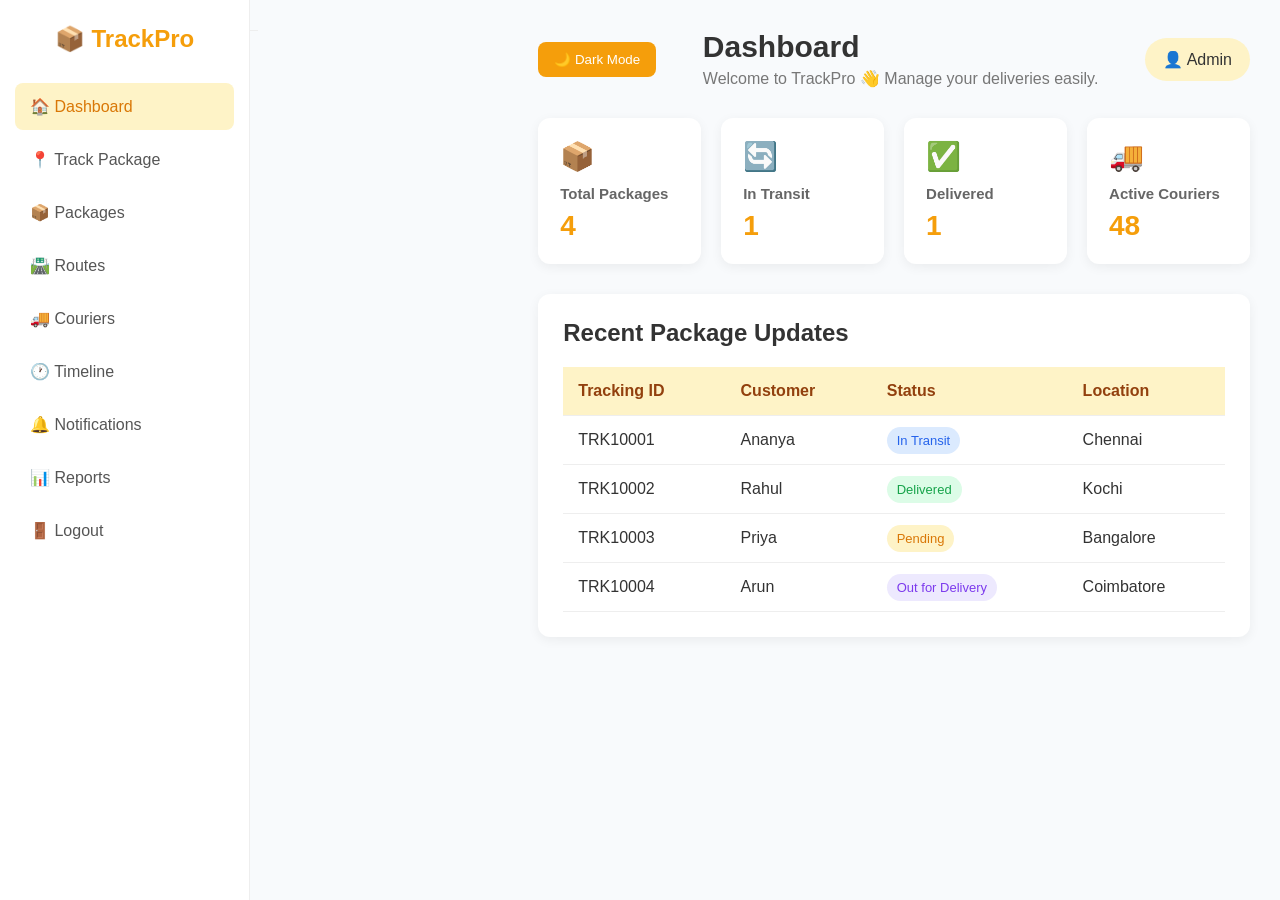
<file: index.html>
<!DOCTYPE html>
<html lang="en">
<head>
    <meta charset="UTF-8">
    <meta name="viewport" content="width=device-width, initial-scale=1.0">
    <title>TrackPro - Dashboard</title>
    <link rel="stylesheet" href="css/style.css">
</head>

<body>

    <div class="app">

        <!-- Sidebar -->
        <aside class="sidebar">
            <h2>📦 TrackPro</h2>

            <nav>
                <a href="index.html" class="active">🏠 Dashboard</a>
                <a href="track.html">📍 Track Package</a>
                <a href="packages.html">📦 Packages</a>
                <a href="routes.html">🛣️ Routes</a>
                <a href="couriers.html">🚚 Couriers</a>
                <a href="timeline.html">🕐 Timeline</a>
                <a href="notifications.html">🔔 Notifications</a>
                <a href="reports.html">📊 Reports</a>
                <a href="#" onclick="logoutUser()">🚪 Logout</a>
            </nav>
        </aside>
<footer class="footer">
    <p>© 2026 TrackPro – Delivery Tracking System</p>
    <p>Fast • Reliable • Professional Delivery Management</p>
</footer>
        <!-- Main Content -->
        <main class="main-content">

            <header class="topbar">
                <button onclick="toggleDarkMode()" class="dark-btn">
    🌙 Dark Mode
</button>
                <div>
                    <h1>Dashboard</h1>
                    <p>Welcome to TrackPro 👋 Manage your deliveries easily.</p>
                </div>

                <div class="profile">
                    👤 Admin
                </div>
            </header>

            <!-- Statistics -->
            <section class="stats">

                <div class="card">
    <span>📦</span>
    <h3>Total Packages</h3>
    <strong id="totalPackages">0</strong>
</div>

<div class="card">
    <span>🔄</span>
    <h3>In Transit</h3>
    <strong id="inTransit">0</strong>
</div>

<div class="card">
    <span>✅</span>
    <h3>Delivered</h3>
    <strong id="delivered">0</strong>
</div>

<div class="card">
    <span>🚚</span>
    <h3>Active Couriers</h3>
    <strong id="activeCouriers">48</strong>
</div>

            </section>

            <!-- Recent Packages -->
            <section class="dashboard-section">

                <h2>Recent Package Updates</h2>

                <table>
                    <thead>
                        <tr>
                            <th>Tracking ID</th>
                            <th>Customer</th>
                            <th>Status</th>
                            <th>Location</th>
                        </tr>
                    </thead>

                    <tbody>
                        <tr>
                            <td>TRK10001</td>
                            <td>Ananya</td>
                            <td><span class="status transit">In Transit</span></td>
                            <td>Chennai</td>
                        </tr>

                        <tr>
                            <td>TRK10002</td>
                            <td>Rahul</td>
                            <td><span class="status delivered">Delivered</span></td>
                            <td>Kochi</td>
                        </tr>

                        <tr>
                            <td>TRK10003</td>
                            <td>Priya</td>
                            <td><span class="status pending">Pending</span></td>
                            <td>Bangalore</td>
                        </tr>

                        <tr>
                            <td>TRK10004</td>
                            <td>Arun</td>
                            <td><span class="status out">Out for Delivery</span></td>
                            <td>Coimbatore</td>
                        </tr>
                    </tbody>
                </table>

            </section>

        </main>
    </div>

    <script src="js/script.js"></script>

</body>
</html>
</file>
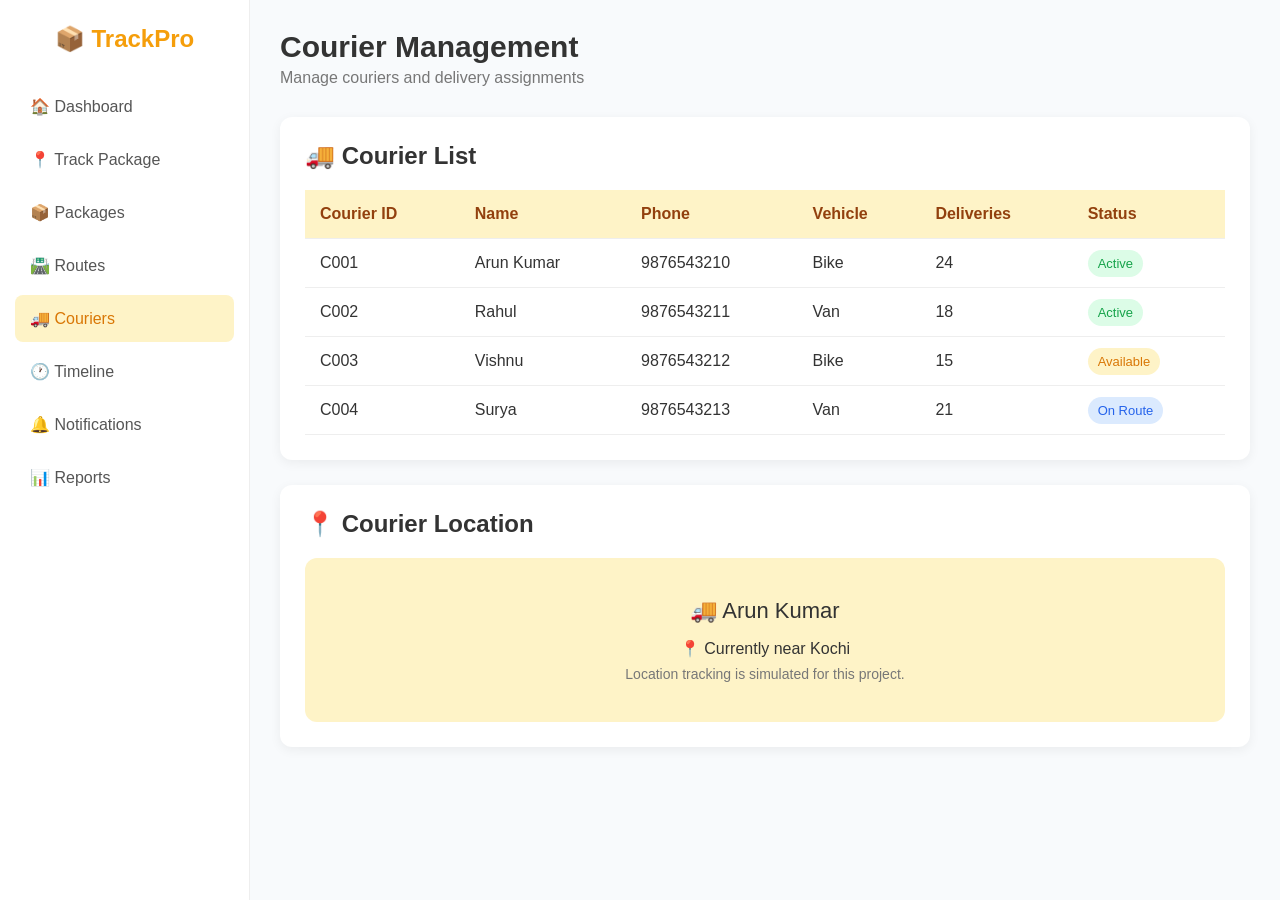
<file: couriers.html>
<!DOCTYPE html>
<html lang="en">
<head>
    <meta charset="UTF-8">
    <meta name="viewport" content="width=device-width, initial-scale=1.0">
    <title>Couriers - TrackPro</title>
    <link rel="stylesheet" href="css/style.css">
</head>

<body>

<div class="app">

    <aside class="sidebar">
        <h2>📦 TrackPro</h2>

        <nav>
            <a href="index.html">🏠 Dashboard</a>
            <a href="track.html">📍 Track Package</a>
            <a href="packages.html">📦 Packages</a>
            <a href="routes.html">🛣️ Routes</a>
            <a href="couriers.html" class="active">🚚 Couriers</a>
            <a href="timeline.html">🕐 Timeline</a>
            <a href="notifications.html">🔔 Notifications</a>
            <a href="reports.html">📊 Reports</a>
        </nav>
    </aside>

    <main class="main-content">

        <header class="topbar">
            <div>
                <h1>Courier Management</h1>
                <p>Manage couriers and delivery assignments</p>
            </div>
        </header>

        <section class="dashboard-section">

            <h2>🚚 Courier List</h2>

            <div style="overflow-x:auto; margin-top:20px;">

                <table>

                    <thead>
                        <tr>
                            <th>Courier ID</th>
                            <th>Name</th>
                            <th>Phone</th>
                            <th>Vehicle</th>
                            <th>Deliveries</th>
                            <th>Status</th>
                        </tr>
                    </thead>

                    <tbody>

                        <tr>
                            <td>C001</td>
                            <td>Arun Kumar</td>
                            <td>9876543210</td>
                            <td>Bike</td>
                            <td>24</td>
                            <td>
                                <span class="status delivered">Active</span>
                            </td>
                        </tr>

                        <tr>
                            <td>C002</td>
                            <td>Rahul</td>
                            <td>9876543211</td>
                            <td>Van</td>
                            <td>18</td>
                            <td>
                                <span class="status delivered">Active</span>
                            </td>
                        </tr>

                        <tr>
                            <td>C003</td>
                            <td>Vishnu</td>
                            <td>9876543212</td>
                            <td>Bike</td>
                            <td>15</td>
                            <td>
                                <span class="status pending">Available</span>
                            </td>
                        </tr>

                        <tr>
                            <td>C004</td>
                            <td>Surya</td>
                            <td>9876543213</td>
                            <td>Van</td>
                            <td>21</td>
                            <td>
                                <span class="status transit">On Route</span>
                            </td>
                        </tr>

                    </tbody>

                </table>

            </div>

        </section>

        <section class="dashboard-section" style="margin-top:25px;">

            <h2>📍 Courier Location</h2>

            <div style="
                margin-top:20px;
                padding:40px;
                background:#fef3c7;
                border-radius:12px;
                text-align:center;
                font-size:22px;
            ">

                🚚 Arun Kumar

                <p style="font-size:16px; margin-top:15px;">
                    📍 Currently near Kochi
                </p>

                <p style="font-size:14px; color:#777; margin-top:8px;">
                    Location tracking is simulated for this project.
                </p>

            </div>

        </section>

    </main>

</div>

</body>
</html>
</file>
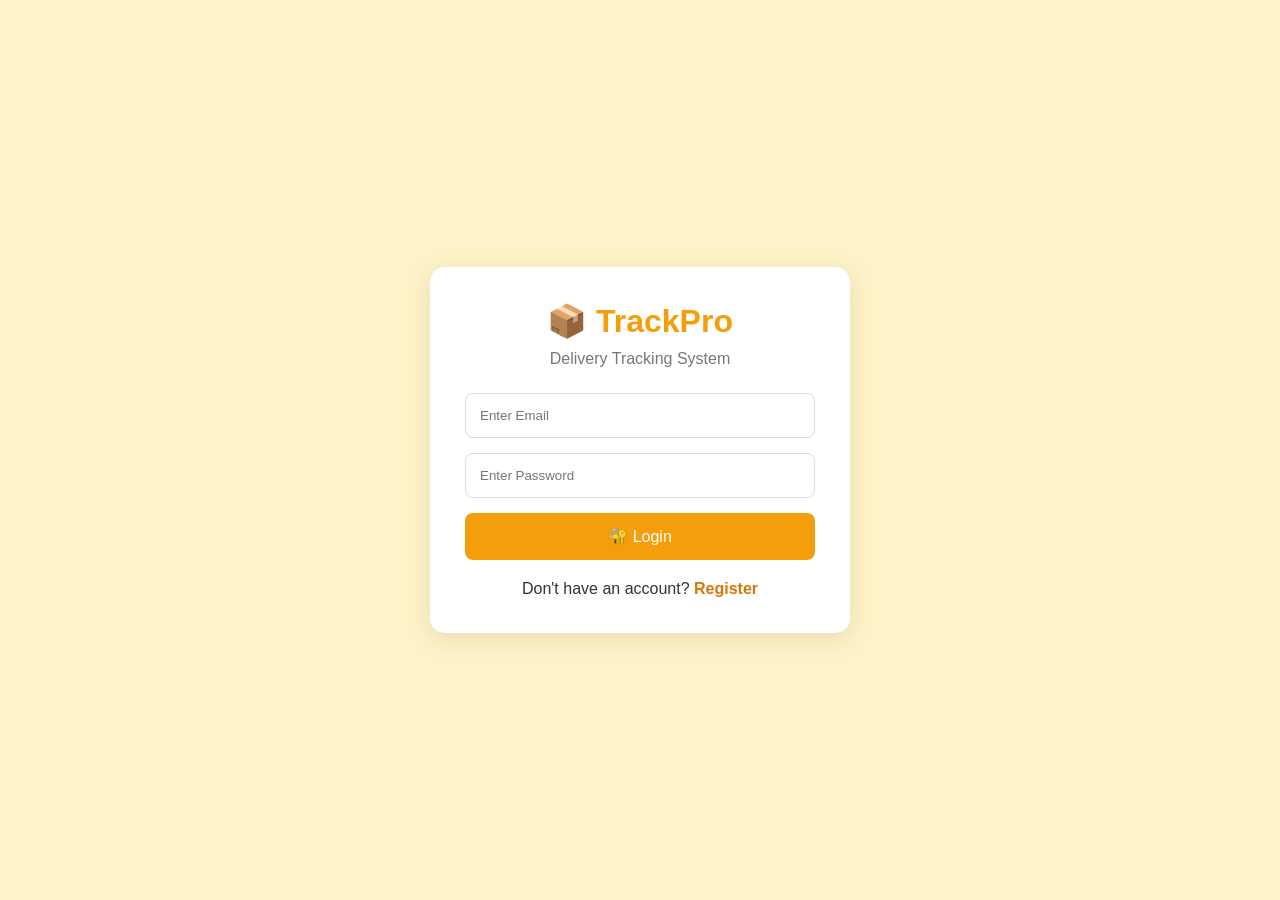
<file: login.html>
<!DOCTYPE html>
<html lang="en">
<head>
    <meta charset="UTF-8">
    <meta name="viewport" content="width=device-width, initial-scale=1.0">
    <title>Login - TrackPro</title>
    <link rel="stylesheet" href="css/style.css">

    <style>
        .login-page {
            min-height: 100vh;
            display: flex;
            align-items: center;
            justify-content: center;
            background: #fef3c7;
            padding: 20px;
        }

        .login-box {
            background: white;
            width: 100%;
            max-width: 420px;
            padding: 35px;
            border-radius: 15px;
            box-shadow: 0 5px 25px rgba(0,0,0,0.1);
        }

        .login-box h1 {
            text-align: center;
            color: #f59e0b;
            margin-bottom: 10px;
        }

        .login-box p {
            text-align: center;
            color: #777;
            margin-bottom: 25px;
        }

        .login-box input {
            width: 100%;
            padding: 14px;
            margin-bottom: 15px;
            border: 1px solid #ddd;
            border-radius: 8px;
            outline: none;
        }

        .login-box input:focus {
            border-color: #f59e0b;
        }

        .login-box button {
            width: 100%;
            padding: 14px;
            background: #f59e0b;
            color: white;
            border: none;
            border-radius: 8px;
            cursor: pointer;
            font-size: 16px;
        }

        .login-box button:hover {
            background: #d97706;
        }

        .register {
            margin-top: 20px;
            text-align: center;
        }

        .register a {
            color: #d97706;
            text-decoration: none;
            font-weight: bold;
        }
    </style>
</head>

<body>

<div class="login-page">

    <div class="login-box">

        <h1>📦 TrackPro</h1>

        <p>Delivery Tracking System</p>

        <form onsubmit="loginUser(event)">

            <input
                type="email"
                id="email"
                placeholder="Enter Email"
                required
            >

            <input
                type="password"
                id="password"
                placeholder="Enter Password"
                required
            >

            <button type="submit">🔐 Login</button>

        </form>

        <div class="register">
            Don't have an account?
            <a href="#" onclick="registerUser()">Register</a>
        </div>

    </div>

</div>

<script>

function loginUser(event) {
    event.preventDefault();

    const email = document.getElementById("email").value.trim();
    const password = document.getElementById("password").value.trim();

    if (!email || !password) {
        alert("⚠️ Please enter email and password");
        return;
    }

    localStorage.setItem("trackProLoggedIn", "true");

    alert("✅ Login successful!");

    window.location.href = "index.html";
}

function registerUser() {

    alert("📝 Registration feature is simulated for this project.");

}

</script>

</body>
</html>
</file>
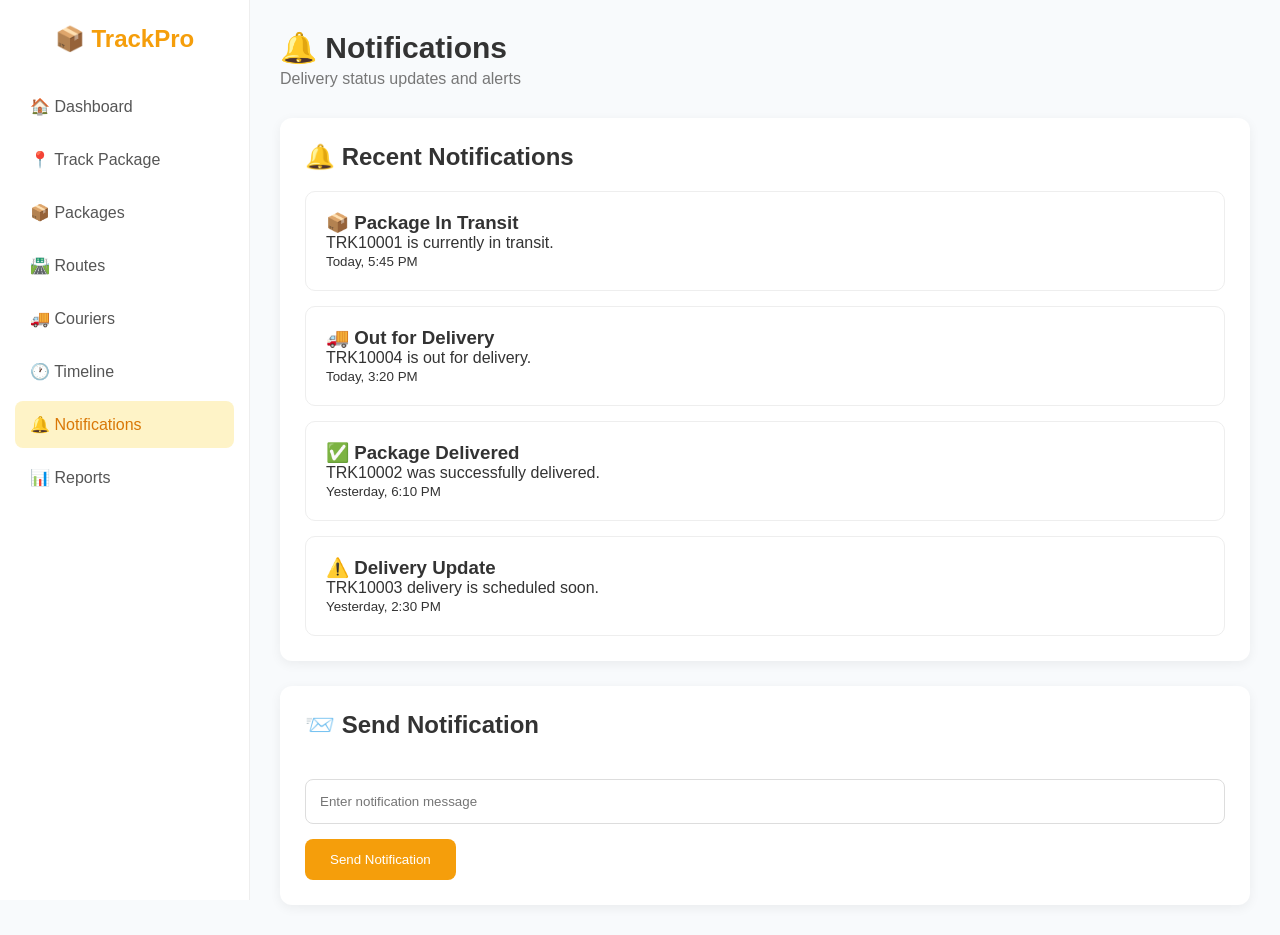
<file: notifications.html>
<!DOCTYPE html>
<html lang="en">
<head>
    <meta charset="UTF-8">
    <meta name="viewport" content="width=device-width, initial-scale=1.0">
    <title>Notifications - TrackPro</title>
    <link rel="stylesheet" href="css/style.css">
</head>

<body>

<div class="app">

    <aside class="sidebar">
        <h2>📦 TrackPro</h2>

        <nav>
            <a href="index.html">🏠 Dashboard</a>
            <a href="track.html">📍 Track Package</a>
            <a href="packages.html">📦 Packages</a>
            <a href="routes.html">🛣️ Routes</a>
            <a href="couriers.html">🚚 Couriers</a>
            <a href="timeline.html">🕐 Timeline</a>
            <a href="notifications.html" class="active">🔔 Notifications</a>
            <a href="reports.html">📊 Reports</a>
        </nav>
    </aside>

    <main class="main-content">

        <header class="topbar">
            <div>
                <h1>🔔 Notifications</h1>
                <p>Delivery status updates and alerts</p>
            </div>
        </header>

        <section class="dashboard-section">

            <h2>🔔 Recent Notifications</h2>

            <div style="margin-top:20px;">

                <div style="padding:20px; border:1px solid #eee; border-radius:10px; margin-bottom:15px;">
                    <h3>📦 Package In Transit</h3>
                    <p>TRK10001 is currently in transit.</p>
                    <small>Today, 5:45 PM</small>
                </div>

                <div style="padding:20px; border:1px solid #eee; border-radius:10px; margin-bottom:15px;">
                    <h3>🚚 Out for Delivery</h3>
                    <p>TRK10004 is out for delivery.</p>
                    <small>Today, 3:20 PM</small>
                </div>

                <div style="padding:20px; border:1px solid #eee; border-radius:10px; margin-bottom:15px;">
                    <h3>✅ Package Delivered</h3>
                    <p>TRK10002 was successfully delivered.</p>
                    <small>Yesterday, 6:10 PM</small>
                </div>

                <div style="padding:20px; border:1px solid #eee; border-radius:10px;">
                    <h3>⚠️ Delivery Update</h3>
                    <p>TRK10003 delivery is scheduled soon.</p>
                    <small>Yesterday, 2:30 PM</small>
                </div>

            </div>

        </section>

        <section class="dashboard-section" style="margin-top:25px;">

            <h2>📨 Send Notification</h2>

            <input
                type="text"
                id="notificationMessage"
                placeholder="Enter notification message"
                style="width:100%; padding:14px; margin-top:20px; border:1px solid #ddd; border-radius:8px;"
            >

            <button
                onclick="sendNotification()"
                style="margin-top:15px; padding:13px 25px; background:#f59e0b; color:white; border:none; border-radius:8px; cursor:pointer;">
                Send Notification
            </button>

        </section>

    </main>

</div>

<script>
function sendNotification() {

    const message = document.getElementById("notificationMessage").value;

    if (message.trim() === "") {
        alert("Please enter a notification");
        return;
    }

    alert("✅ Notification sent successfully!");

    document.getElementById("notificationMessage").value = "";
}
</script>

</body>
</html>
</file>
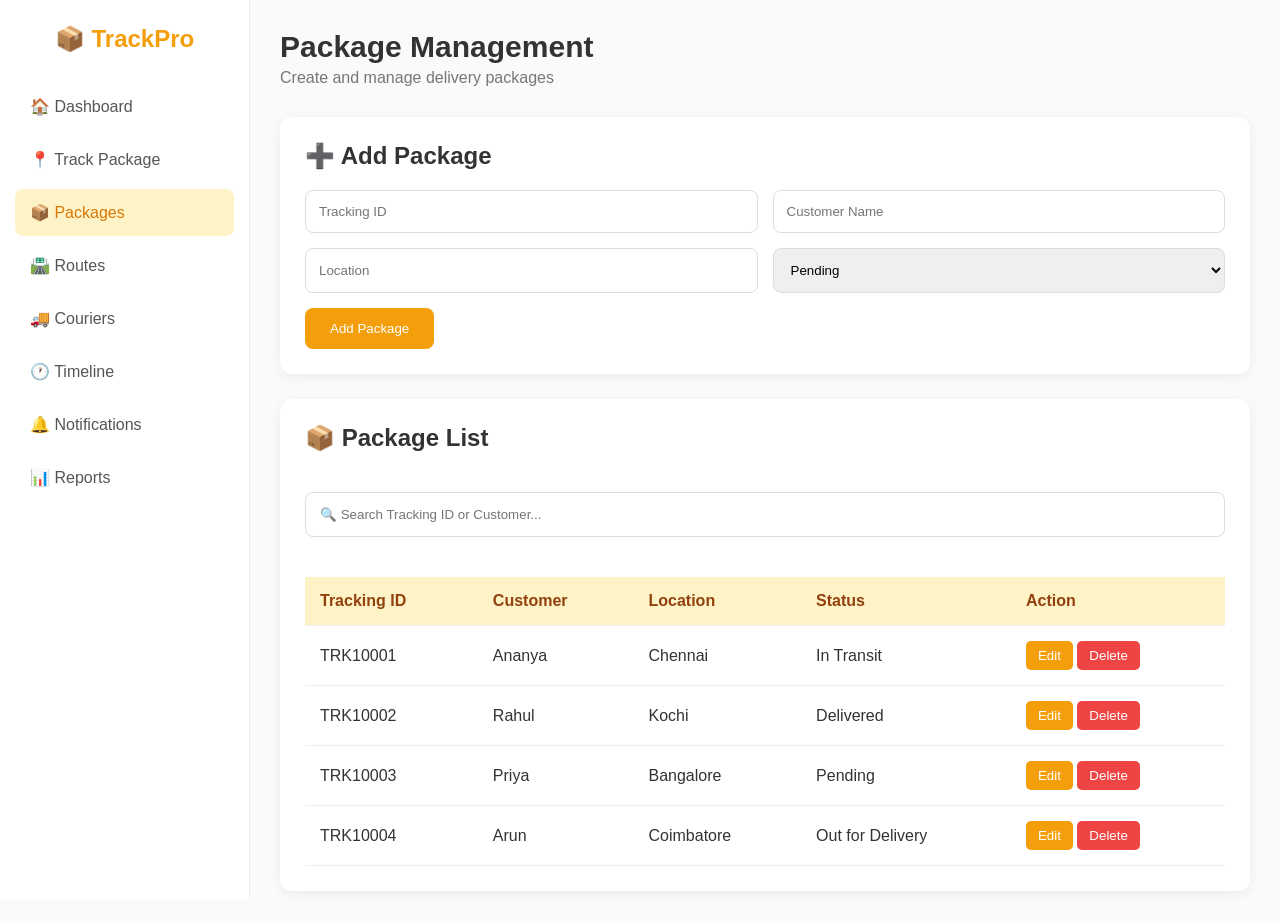
<file: packages.html>
<!DOCTYPE html>
<html lang="en">
<head>
    <meta charset="UTF-8">
    <meta name="viewport" content="width=device-width, initial-scale=1.0">
    <title>Packages - TrackPro</title>
    <link rel="stylesheet" href="css/style.css">
</head>

<body>

<div class="app">

    <aside class="sidebar">
        <h2>📦 TrackPro</h2>

        <nav>
            <a href="index.html">🏠 Dashboard</a>
            <a href="track.html">📍 Track Package</a>
            <a href="packages.html" class="active">📦 Packages</a>
            <a href="routes.html">🛣️ Routes</a>
            <a href="couriers.html">🚚 Couriers</a>
            <a href="timeline.html">🕐 Timeline</a>
            <a href="notifications.html">🔔 Notifications</a>
            <a href="reports.html">📊 Reports</a>
        </nav>
    </aside>

    <main class="main-content">

        <header class="topbar">
            <div>
                <h1>Package Management</h1>
                <p>Create and manage delivery packages</p>
            </div>
        </header>

        <section class="dashboard-section">

            <h2>➕ Add Package</h2>

            <div style="display:grid; grid-template-columns:repeat(2,1fr); gap:15px; margin-top:20px;">

                <input id="packageId"
                       placeholder="Tracking ID"
                       style="padding:13px; border:1px solid #ddd; border-radius:8px;">

                <input id="customerName"
                       placeholder="Customer Name"
                       style="padding:13px; border:1px solid #ddd; border-radius:8px;">

                <input id="packageLocation"
                       placeholder="Location"
                       style="padding:13px; border:1px solid #ddd; border-radius:8px;">

                <select id="packageStatus"
                        style="padding:13px; border:1px solid #ddd; border-radius:8px;">
                    <option>Pending</option>
                    <option>In Transit</option>
                    <option>Out for Delivery</option>
                    <option>Delivered</option>
                    <option>Failed</option>
                </select>

            </div>

            <button onclick="addPackage()"
                    style="margin-top:15px; padding:13px 25px; background:#f59e0b; color:white; border:none; border-radius:8px; cursor:pointer;">
                Add Package
            </button>

        </section>

        <section class="dashboard-section" style="margin-top:25px;">

            <h2>📦 Package List</h2>
            <input
    type="text"
    id="packageSearch"
    placeholder="🔍 Search Tracking ID or Customer..."
    onkeyup="searchPackages()"
    style="width:100%; padding:14px; margin:20px 0; border:1px solid #ddd; border-radius:8px;"
>

            <div style="overflow-x:auto; margin-top:20px;">

                <table>
                    <thead>
                        <tr>
                            <th>Tracking ID</th>
                            <th>Customer</th>
                            <th>Location</th>
                            <th>Status</th>
                            <th>Action</th>
                        </tr>
                    </thead>

                    <tbody id="packageTable"></tbody>

                </table>

            </div>

        </section>

    </main>

</div>

<script src="js/script.js"></script>

<script>
    displayPackages();
</script>

</body>
</html>
</file>
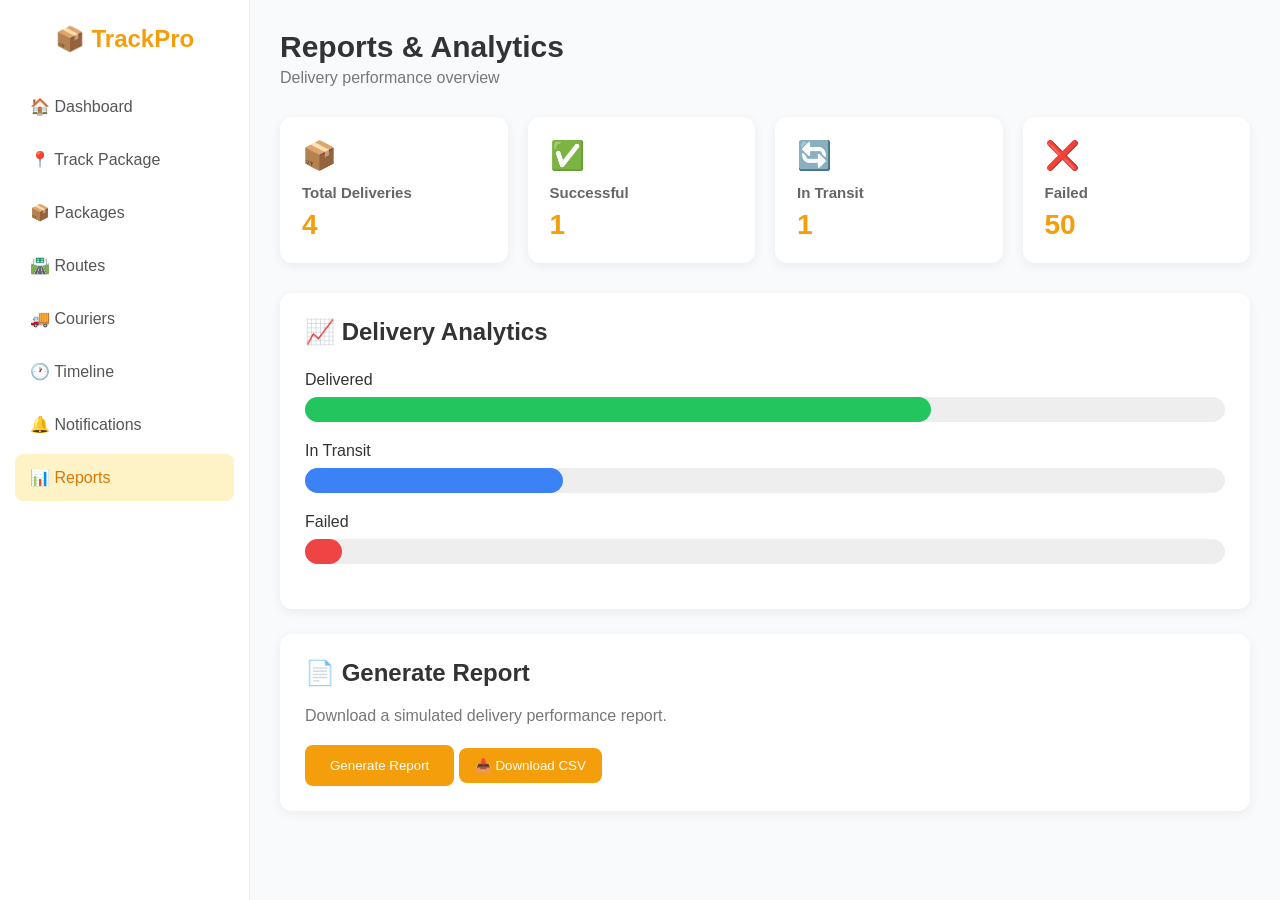
<file: reports.html>
<!DOCTYPE html>
<html lang="en">
<head>
    <meta charset="UTF-8">
    <meta name="viewport" content="width=device-width, initial-scale=1.0">
    <title>Reports - TrackPro</title>
    <link rel="stylesheet" href="css/style.css">
</head>

<body>

<div class="app">

    <aside class="sidebar">
        <h2>📦 TrackPro</h2>

        <nav>
            <a href="index.html">🏠 Dashboard</a>
            <a href="track.html">📍 Track Package</a>
            <a href="packages.html">📦 Packages</a>
            <a href="routes.html">🛣️ Routes</a>
            <a href="couriers.html">🚚 Couriers</a>
            <a href="timeline.html">🕐 Timeline</a>
            <a href="notifications.html">🔔 Notifications</a>
            <a href="reports.html" class="active">📊 Reports</a>
        </nav>
    </aside>

    <main class="main-content">

        <header class="topbar">
            <div>
                <h1>Reports & Analytics</h1>
                <p>Delivery performance overview</p>
            </div>
        </header>

        <!-- Statistics -->
        <section class="stats">

            <div class="card">
                <span>📦</span>
                <h3>Total Deliveries</h3>
                <strong id="reportTotal">0</strong>
            </div>

            <div class="card">
                <span>✅</span>
                <h3>Successful</h3>
                <strong id="reportDelivered">0</strong>
            </div>

            <div class="card">
                <span>🔄</span>
                <h3>In Transit</h3>
                <strong id="reportTransit">0</strong>
            </div>

            <div class="card">
                <span>❌</span>
                <h3>Failed</h3>
                <strong>50</strong>
            </div>

        </section>

        <!-- Analytics -->
        <section class="dashboard-section">

            <h2>📈 Delivery Analytics</h2>

            <div style="margin-top:25px;">

                <p>Delivered</p>

                <div style="background:#eee; height:25px; border-radius:20px; margin:8px 0 20px;">
                    <div style="background:#22c55e; width:68%; height:100%; border-radius:20px;"></div>
                </div>

                <p>In Transit</p>

                <div style="background:#eee; height:25px; border-radius:20px; margin:8px 0 20px;">
                    <div style="background:#3b82f6; width:28%; height:100%; border-radius:20px;"></div>
                </div>

                <p>Failed</p>

                <div style="background:#eee; height:25px; border-radius:20px; margin:8px 0 20px;">
                    <div style="background:#ef4444; width:4%; height:100%; border-radius:20px;"></div>
                </div>

            </div>

        </section>

        <!-- Report -->
        <section class="dashboard-section" style="margin-top:25px;">

            <h2>📄 Generate Report</h2>

            <p style="margin-top:10px; color:#777;">
                Download a simulated delivery performance report.
            </p>

            <button onclick="generateReport()"
                style="
                margin-top:20px;
                padding:13px 25px;
                background:#f59e0b;
                color:white;
                border:none;
                border-radius:8px;
                cursor:pointer;">
                Generate Report
            </button>
            <button onclick="exportCSV()" class="dark-btn">
    📥 Download CSV
</button>

        </section>

    </main>

</div>

<script>
function generateReport() {
    alert("✅ Delivery report generated successfully!");
}
</script>

</body>
</html>
<script src="js/script.js"></script>

<script>
    document.getElementById("reportTotal").textContent = packages.length;
    document.getElementById("reportDelivered").textContent =
        packages.filter(p => p.status === "Delivered").length;
    document.getElementById("reportTransit").textContent =
        packages.filter(p => p.status === "In Transit").length;
</script>
</file>
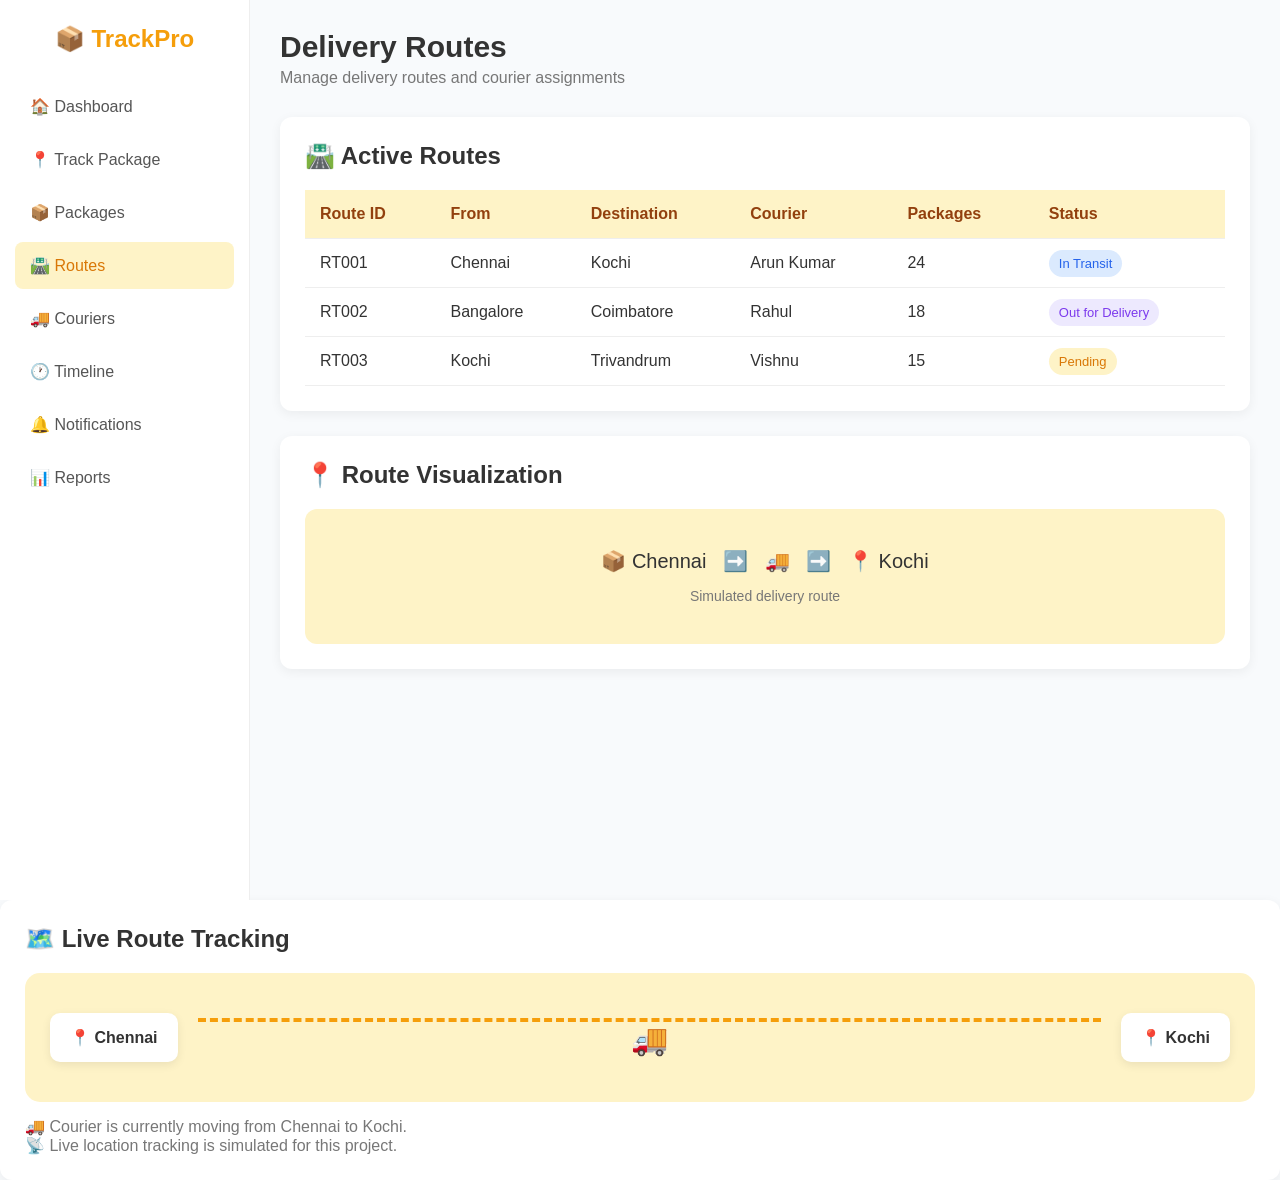
<file: routes.html>
<!DOCTYPE html>
<html lang="en">
<head>
    <meta charset="UTF-8">
    <meta name="viewport" content="width=device-width, initial-scale=1.0">
    <title>Routes - TrackPro</title>
    <link rel="stylesheet" href="css/style.css">
</head>

<body>

<div class="app">

    <aside class="sidebar">
        <h2>📦 TrackPro</h2>

        <nav>
            <a href="index.html">🏠 Dashboard</a>
            <a href="track.html">📍 Track Package</a>
            <a href="packages.html">📦 Packages</a>
            <a href="routes.html" class="active">🛣️ Routes</a>
            <a href="couriers.html">🚚 Couriers</a>
            <a href="timeline.html">🕐 Timeline</a>
            <a href="notifications.html">🔔 Notifications</a>
            <a href="reports.html">📊 Reports</a>
        </nav>
    </aside>

    <main class="main-content">

        <header class="topbar">
            <div>
                <h1>Delivery Routes</h1>
                <p>Manage delivery routes and courier assignments</p>
            </div>
        </header>

        <section class="dashboard-section">

            <h2>🛣️ Active Routes</h2>

            <div style="overflow-x:auto; margin-top:20px;">

                <table>
                    <thead>
                        <tr>
                            <th>Route ID</th>
                            <th>From</th>
                            <th>Destination</th>
                            <th>Courier</th>
                            <th>Packages</th>
                            <th>Status</th>
                        </tr>
                    </thead>

                    <tbody>

                        <tr>
                            <td>RT001</td>
                            <td>Chennai</td>
                            <td>Kochi</td>
                            <td>Arun Kumar</td>
                            <td>24</td>
                            <td>
                                <span class="status transit">In Transit</span>
                            </td>
                        </tr>

                        <tr>
                            <td>RT002</td>
                            <td>Bangalore</td>
                            <td>Coimbatore</td>
                            <td>Rahul</td>
                            <td>18</td>
                            <td>
                                <span class="status out">Out for Delivery</span>
                            </td>
                        </tr>

                        <tr>
                            <td>RT003</td>
                            <td>Kochi</td>
                            <td>Trivandrum</td>
                            <td>Vishnu</td>
                            <td>15</td>
                            <td>
                                <span class="status pending">Pending</span>
                            </td>
                        </tr>

                    </tbody>
                </table>

            </div>

        </section>

        <section class="dashboard-section" style="margin-top:25px;">

            <h2>📍 Route Visualization</h2>

            <div style="
                margin-top:20px;
                padding:40px;
                background:#fef3c7;
                border-radius:12px;
                text-align:center;
                font-size:20px;
            ">

                📦 Chennai
                &nbsp; ➡️ &nbsp;
                🚚
                &nbsp; ➡️ &nbsp;
                📍 Kochi

                <p style="font-size:14px; margin-top:15px; color:#777;">
                    Simulated delivery route
                </p>

            </div>

        </section>

    </main>

</div>

</body>
</html>
<div class="dashboard-section">
    <h2>🗺️ Live Route Tracking</h2>

    <div class="map-box">
        <div class="location-point start">
            📍 Chennai
        </div>

        <div class="route-line">
            🚚
        </div>

        <div class="location-point end">
            📍 Kochi
        </div>
    </div>

    <p class="map-note">
        🚚 Courier is currently moving from Chennai to Kochi.
        <br>
        📡 Live location tracking is simulated for this project.
    </p>
</div>
</file>
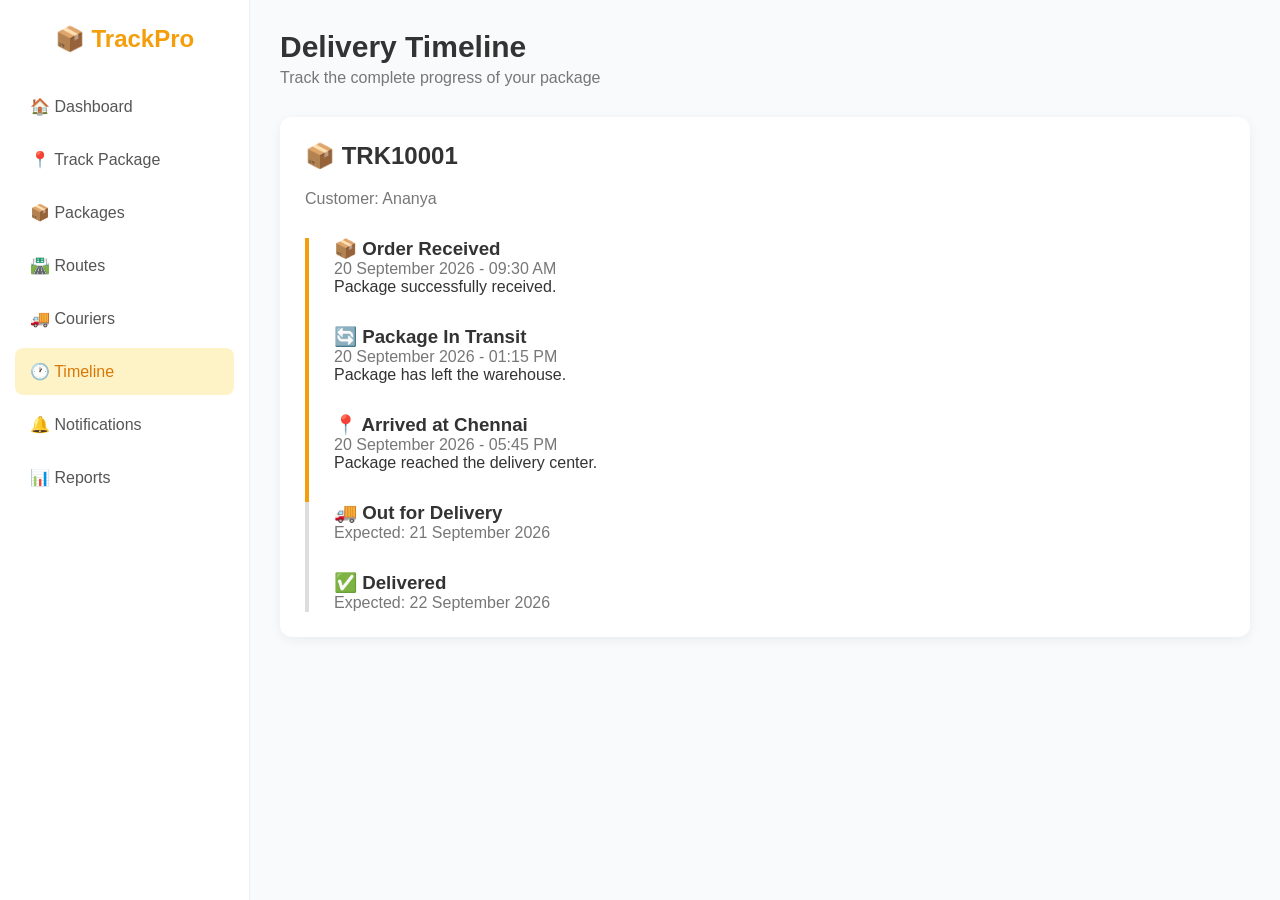
<file: timeline.html>
<!DOCTYPE html>
<html lang="en">
<head>
    <meta charset="UTF-8">
    <meta name="viewport" content="width=device-width, initial-scale=1.0">
    <title>Delivery Timeline - TrackPro</title>
    <link rel="stylesheet" href="css/style.css">
</head>

<body>

<div class="app">

    <aside class="sidebar">
        <h2>📦 TrackPro</h2>

        <nav>
            <a href="index.html">🏠 Dashboard</a>
            <a href="track.html">📍 Track Package</a>
            <a href="packages.html">📦 Packages</a>
            <a href="routes.html">🛣️ Routes</a>
            <a href="couriers.html">🚚 Couriers</a>
            <a href="timeline.html" class="active">🕐 Timeline</a>
            <a href="notifications.html">🔔 Notifications</a>
            <a href="reports.html">📊 Reports</a>
        </nav>
    </aside>

    <main class="main-content">

        <header class="topbar">
            <div>
                <h1>Delivery Timeline</h1>
                <p>Track the complete progress of your package</p>
            </div>
        </header>

        <section class="dashboard-section">

            <h2>📦 TRK10001</h2>

            <p style="color:#777; margin-top:8px;">
                Customer: Ananya
            </p>

            <div style="margin-top:30px;">

                <div style="border-left:4px solid #f59e0b; padding:0 0 30px 25px;">

                    <h3>📦 Order Received</h3>
                    <p style="color:#777;">20 September 2026 - 09:30 AM</p>
                    <p>Package successfully received.</p>

                </div>

                <div style="border-left:4px solid #f59e0b; padding:0 0 30px 25px;">

                    <h3>🔄 Package In Transit</h3>
                    <p style="color:#777;">20 September 2026 - 01:15 PM</p>
                    <p>Package has left the warehouse.</p>

                </div>

                <div style="border-left:4px solid #f59e0b; padding:0 0 30px 25px;">

                    <h3>📍 Arrived at Chennai</h3>
                    <p style="color:#777;">20 September 2026 - 05:45 PM</p>
                    <p>Package reached the delivery center.</p>

                </div>

                <div style="border-left:4px solid #ddd; padding:0 0 30px 25px;">

                    <h3>🚚 Out for Delivery</h3>
                    <p style="color:#777;">Expected: 21 September 2026</p>

                </div>

                <div style="border-left:4px solid #ddd; padding-left:25px;">

                    <h3>✅ Delivered</h3>
                    <p style="color:#777;">Expected: 22 September 2026</p>

                </div>

            </div>

        </section>

    </main>

</div>

</body>
</html>
</file>
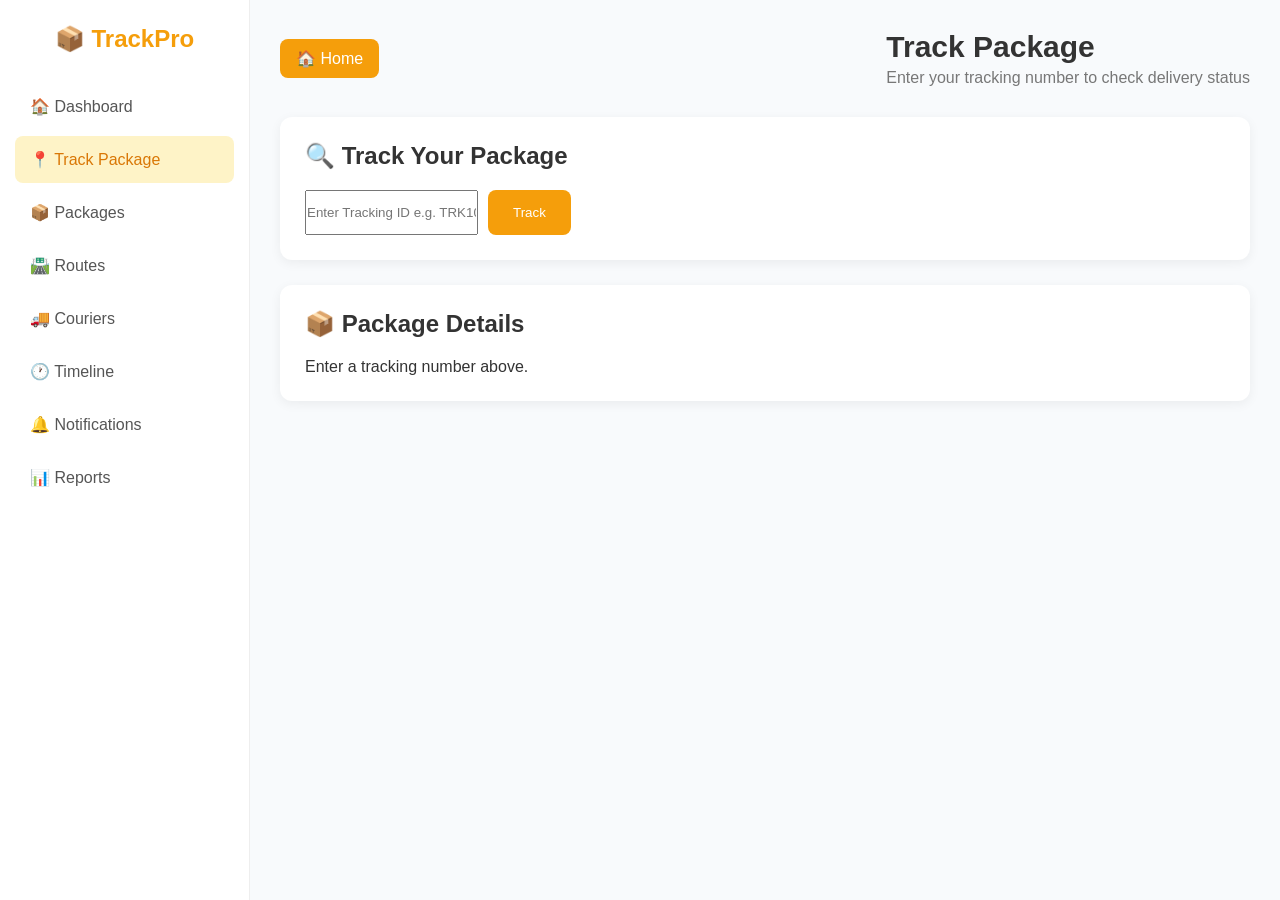
<file: track.html>
<!DOCTYPE html>
<html lang="en">
<head>
    <meta charset="UTF-8">
    <meta name="viewport" content="width=device-width, initial-scale=1.0">
    <title>Track Package - TrackPro</title>
    <link rel="stylesheet" href="css/style.css">
</head>

<body>

<div class="app">

    <!-- Sidebar -->
    <aside class="sidebar">
        <h2>📦 TrackPro</h2>

        <nav>
            <a href="index.html">🏠 Dashboard</a>
            <a href="track.html" class="active">📍 Track Package</a>
            <a href="packages.html">📦 Packages</a>
            <a href="routes.html">🛣️ Routes</a>
            <a href="couriers.html">🚚 Couriers</a>
            <a href="timeline.html">🕐 Timeline</a>
            <a href="notifications.html">🔔 Notifications</a>
            <a href="reports.html">📊 Reports</a>
        </nav>
    </aside>

    <!-- Main -->
    <main class="main-content">

        <header class="topbar">
            <a href="index.html" class="home-btn">🏠 Home</a>
            <div>
                <h1>Track Package</h1>
                <p>Enter your tracking number to check delivery status</p>
            </div>
        </header>

        <!-- Search -->
        <section class="dashboard-section">

            <h2>🔍 Track Your Package</h2>

            <div style="display:flex; gap:10px; margin-top:20px;">

                <input
    type="text"
    id="trackingInput"
    placeholder="Enter Tracking ID e.g. TRK10001"
    onkeyup="if(event.key==='Enter') trackPackage()"

                >

                <button
                    onclick="trackPackage()"
                    style="padding:15px 25px; background:#f59e0b; color:white; border:none; border-radius:8px; cursor:pointer;">
                    Track
                </button>

            </div>

        </section>

        <!-- Result -->
        <section class="dashboard-section" style="margin-top:25px;">

            <h2>📦 Package Details</h2>

            <div id="trackingResult" style="margin-top:20px;">
                <p>Enter a tracking number above.</p>
            </div>

        </section>

    </main>

</div>

<script src="js/script.js"></script>

</body>
</html>
</file>
<file: css/style.css>
* {
    margin: 0;
    padding: 0;
    box-sizing: border-box;
    font-family: Arial, sans-serif;
}

body {
    background: #f8fafc;
    color: #333;
}

.app {
    display: flex;
    min-height: 100vh;
}

/* Sidebar */
.sidebar {
    width: 250px;
    background: #ffffff;
    border-right: 1px solid #eee;
    padding: 25px 15px;
    position: fixed;
    height: 100vh;
}

.sidebar h2 {
    color: #f59e0b;
    margin-bottom: 30px;
    text-align: center;
}

.sidebar nav a {
    display: block;
    text-decoration: none;
    color: #555;
    padding: 14px 15px;
    margin: 6px 0;
    border-radius: 8px;
    transition: 0.3s;
}

.sidebar nav a:hover,
.sidebar nav a.active {
    background: #fef3c7;
    color: #d97706;
}

/* Main */
.main-content {
    margin-left: 250px;
    width: calc(100% - 250px);
    padding: 30px;
}

/* Topbar */
.topbar {
    display: flex;
    justify-content: space-between;
    align-items: center;
    margin-bottom: 30px;
}

.topbar h1 {
    font-size: 30px;
    margin-bottom: 5px;
}

.topbar p {
    color: #777;
}

.profile {
    background: #fef3c7;
    padding: 12px 18px;
    border-radius: 25px;
}

/* Statistics */
.stats {
    display: grid;
    grid-template-columns: repeat(4, 1fr);
    gap: 20px;
    margin-bottom: 30px;
}

.card {
    background: white;
    padding: 22px;
    border-radius: 12px;
    box-shadow: 0 3px 12px rgba(0,0,0,0.06);
}

.card span {
    font-size: 28px;
}

.card h3 {
    margin: 12px 0 8px;
    color: #666;
    font-size: 15px;
}

.card strong {
    font-size: 28px;
    color: #f59e0b;
}

/* Section */
.dashboard-section {
    background: white;
    padding: 25px;
    border-radius: 12px;
    box-shadow: 0 3px 12px rgba(0,0,0,0.06);
}

.dashboard-section h2 {
    margin-bottom: 20px;
}

/* Table */
table {
    width: 100%;
    border-collapse: collapse;
}

th,
td {
    padding: 15px;
    text-align: left;
    border-bottom: 1px solid #eee;
}

th {
    background: #fef3c7;
    color: #92400e;
}

/* Status */
.status {
    padding: 6px 10px;
    border-radius: 20px;
    font-size: 13px;
}

.transit {
    background: #dbeafe;
    color: #2563eb;
}

.delivered {
    background: #dcfce7;
    color: #16a34a;
}

.pending {
    background: #fef3c7;
    color: #d97706;
}

.out {
    background: #ede9fe;
    color: #7c3aed;
}

/* Mobile */
@media (max-width: 900px) {

    .sidebar {
        width: 200px;
    }

    .main-content {
        margin-left: 200px;
        width: calc(100% - 200px);
    }

    .stats {
        grid-template-columns: repeat(2, 1fr);
    }
}

@media (max-width: 600px) {

    .sidebar {
        position: relative;
        width: 100%;
        height: auto;
    }

    .app {
        display: block;
    }

    .main-content {
        margin-left: 0;
        width: 100%;
        padding: 20px;
    }

    .stats {
        grid-template-columns: 1fr;
    }

    .topbar {
        flex-direction: column;
        align-items: flex-start;
        gap: 15px;
    }

    table {
        font-size: 12px;
    }

    th,
    td {
        padding: 8px;
    }
}
/* ==============================
   MOBILE RESPONSIVE DESIGN
   ============================== */

@media (max-width: 768px) {

    .app {
        display: block;
    }

    .sidebar {
        position: relative;
        width: 100%;
        height: auto;
        padding: 15px;
    }

    .sidebar h2 {
        margin-bottom: 15px;
    }

    .sidebar nav {
        display: flex;
        flex-wrap: wrap;
        gap: 5px;
    }

    .sidebar nav a {
        padding: 9px 10px;
        margin: 0;
        font-size: 13px;
    }

    .main-content {
        margin-left: 0;
        width: 100%;
        padding: 20px;
    }

    .topbar {
        flex-direction: column;
        align-items: flex-start;
        gap: 15px;
    }

    .topbar h1 {
        font-size: 25px;
    }

    .stats {
        grid-template-columns: 1fr;
    }

    .dashboard-section {
        padding: 18px;
        overflow-x: auto;
    }

    table {
        min-width: 650px;
    }
}

/* Small phones */

@media (max-width: 480px) {

    .main-content {
        padding: 12px;
    }

    .sidebar nav a {
        font-size: 12px;
        padding: 8px;
    }

    .card strong {
        font-size: 24px;
    }

    .topbar h1 {
        font-size: 22px;
    }
}
.dark-btn {
    background: #f59e0b;
    color: white;
    border: none;
    padding: 10px 16px;
    border-radius: 8px;
    cursor: pointer;
}

.dark-mode {
    background: #111827;
    color: white;
}

.dark-mode .sidebar,
.dark-mode .card,
.dark-mode .dashboard-section {
    background: #1f2937;
    color: white;
}

.dark-mode .topbar p,
.dark-mode .card h3 {
    color: #d1d5db;
}
.footer {
    margin-top: 30px;
    padding: 20px;
    text-align: center;
    color: #777;
    font-size: 13px;
    border-top: 1px solid #eee;
}

.dark-mode .footer {
    color: #d1d5db;
    border-color: #374151;
}
.map-box {
    margin-top: 20px;
    padding: 40px 25px;
    background: #fef3c7;
    border-radius: 15px;
    display: flex;
    align-items: center;
    justify-content: space-between;
    gap: 20px;
}

.location-point {
    background: white;
    padding: 15px 20px;
    border-radius: 10px;
    font-weight: bold;
    box-shadow: 0 3px 10px rgba(0,0,0,0.08);
}

.route-line {
    flex: 1;
    border-top: 4px dashed #f59e0b;
    text-align: center;
    font-size: 30px;
}

.map-note {
    margin-top: 15px;
    color: #777;
}

.dark-mode .map-box {
    background: #374151;
}

.dark-mode .location-point {
    background: #1f2937;
    color: white;
}
@media (max-width: 600px) {
    .main-content {
        padding: 15px;
    }

    .stats {
        grid-template-columns: 1fr;
    }

    .map-box {
        flex-direction: column;
    }

    .route-line {
        width: 100%;
        border-top: none;
        border-left: 4px dashed #f59e0b;
        padding: 20px;
    }

    .topbar h1 {
        font-size: 22px;
    }

    table {
        min-width: 600px;
    }
}
.home-btn {
    background: #f59e0b;
    color: white;
    text-decoration: none;
    padding: 10px 16px;
    border-radius: 8px;
}

.home-btn:hover {
    background: #d97706;
}
</file>
